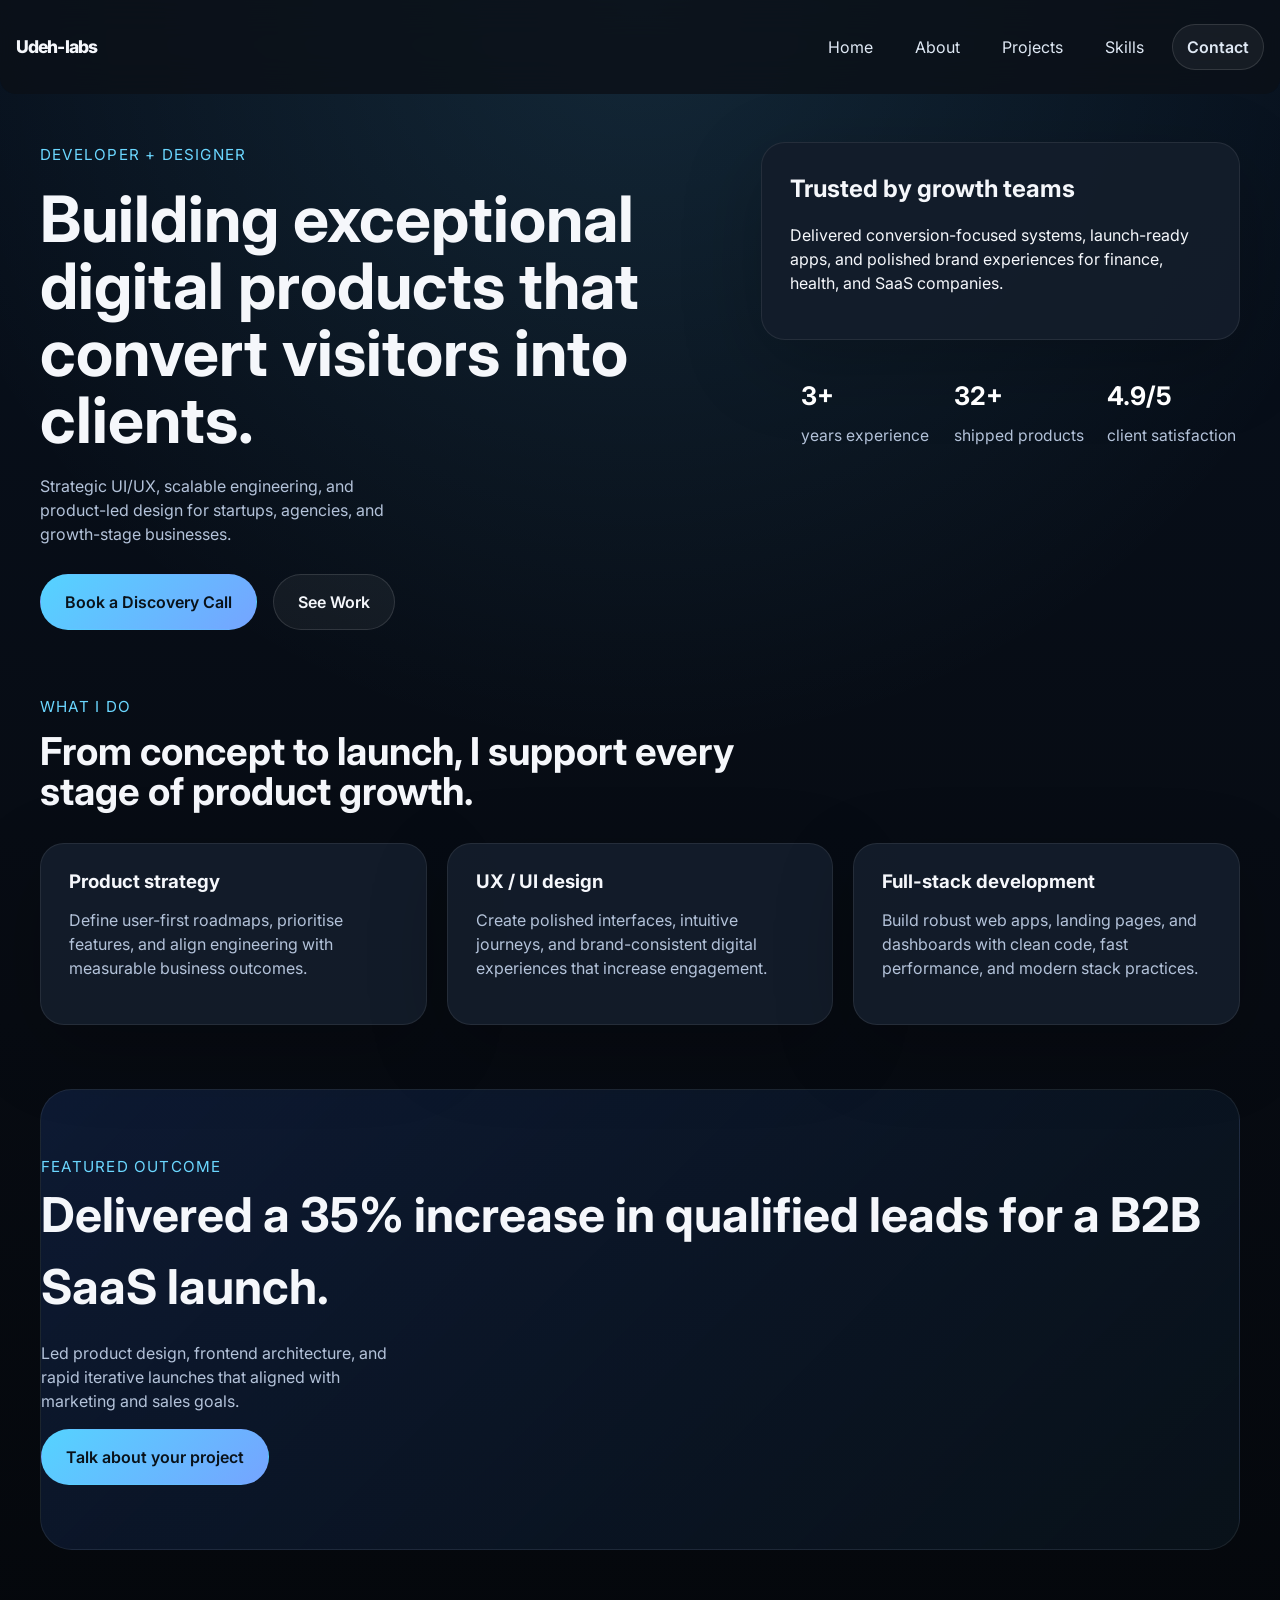
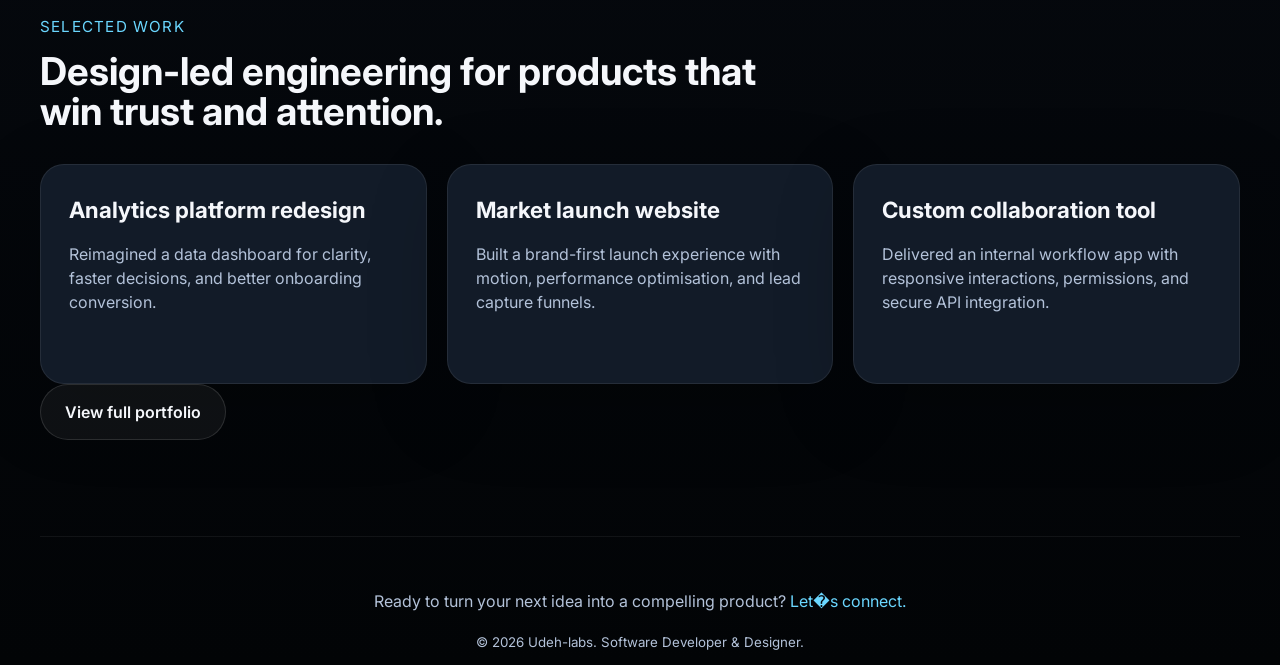
<file: index.html>
﻿<!DOCTYPE html>
<html lang="en">
<head>
  <meta charset="UTF-8" />
  <meta name="viewport" content="width=device-width, initial-scale=1.0" />
  <title>Senior Software Developer & Designer | Portfolio</title>
  <meta name="description" content="High-performance product design and software development for scaling companies. Senior developer/designer focused on launching digital products and converting visitors to clients." />
  <link rel="preconnect" href="https://fonts.googleapis.com" />
  <link rel="preconnect" href="https://fonts.gstatic.com" crossorigin />
  <link href="https://fonts.googleapis.com/css2?family=Inter:wght@400;500;600;700;800&display=swap" rel="stylesheet" />
  <link rel="stylesheet" href="css/main.css" />
</head>
<body>
  
    <header class="site-header">
      <a class="brand" href="index.html">Udeh-labs</a>
      <button class="nav-toggle" aria-label="Toggle navigation">Menu</button>
      <nav class="site-nav">
        <a href="index.html">Home</a>
        <a href="about.html">About</a>
        <a href="projects.html">Projects</a>
        <a href="skills.html">Skills</a>
        <a href="contact.html" class="button button-secondary">Contact</a>
      </nav>
    </header>
<div class="site-shell">
    <main>
      <section class="hero section-hero">
        <div class="hero-copy">
          <span class="eyebrow">Developer + Designer</span>
          <h1>Building exceptional digital products that convert visitors into clients.</h1>
          <p>Strategic UI/UX, scalable engineering, and product-led design for startups, agencies, and growth-stage businesses.</p>
          <div class="hero-actions">
            <a class="button button-primary" href="contact.html">Book a Discovery Call</a>
            <a class="button button-secondary" href="projects.html">See Work</a>
          </div>
        </div>
        <div class="hero-panel">
          <div class="panel-card">
            <h2>Trusted by growth teams</h2>
            <p>Delivered conversion-focused systems, launch-ready apps, and polished brand experiences for finance, health, and SaaS companies.</p>
          </div>
          <ul class="metrics-list">
            <li><strong>3+</strong> years experience</li>
            <li><strong>32+</strong> shipped products</li>
            <li><strong>4.9/5</strong> client satisfaction</li>
          </ul>
        </div>
      </section>

      <section class="section services" id="services">
        <div class="section-heading">
          <span class="eyebrow">What I do</span>
          <h2>From concept to launch, I support every stage of product growth.</h2>
        </div>
        <div class="grid grid-3">
          <article class="service-card">
            <h3>Product strategy</h3>
            <p>Define user-first roadmaps, prioritise features, and align engineering with measurable business outcomes.</p>
          </article>
          <article class="service-card">
            <h3>UX / UI design</h3>
            <p>Create polished interfaces, intuitive journeys, and brand-consistent digital experiences that increase engagement.</p>
          </article>
          <article class="service-card">
            <h3>Full-stack development</h3>
            <p>Build robust web apps, landing pages, and dashboards with clean code, fast performance, and modern stack practices.</p>
          </article>
        </div>
      </section>

      <section class="section highlight">
        <div class="highlight-copy">
          <span class="eyebrow">Featured outcome</span>
          <h2>Delivered a 35% increase in qualified leads for a B2B SaaS launch.</h2>
          <p>Led product design, frontend architecture, and rapid iterative launches that aligned with marketing and sales goals.</p>
          <a class="button button-primary" href="contact.html">Talk about your project</a>
        </div>
      </section>

      <section class="section projects-preview">
        <div class="section-heading">
          <span class="eyebrow">Selected work</span>
          <h2>Design-led engineering for products that win trust and attention.</h2>
        </div>
        <div class="grid grid-3">
          <article class="project-card">
            <h3>Analytics platform redesign</h3>
            <p>Reimagined a data dashboard for clarity, faster decisions, and better onboarding conversion.</p>
          </article>
          <article class="project-card">
            <h3>Market launch website</h3>
            <p>Built a brand-first launch experience with motion, performance optimisation, and lead capture funnels.</p>
          </article>
          <article class="project-card">
            <h3>Custom collaboration tool</h3>
            <p>Delivered an internal workflow app with responsive interactions, permissions, and secure API integration.</p>
          </article>
        </div>
        <a class="button button-secondary" href="projects.html">View full portfolio</a>
      </section>
    </main>

    <footer class="site-footer">
      <p>Ready to turn your next idea into a compelling product? <a href="contact.html">Let�s connect.</a></p>
      <small>&copy; 2026 Udeh-labs. Software Developer & Designer.</small>
    </footer>
  </div>
  <script src="js/script.js"></script>
</body>
</html>
</file>
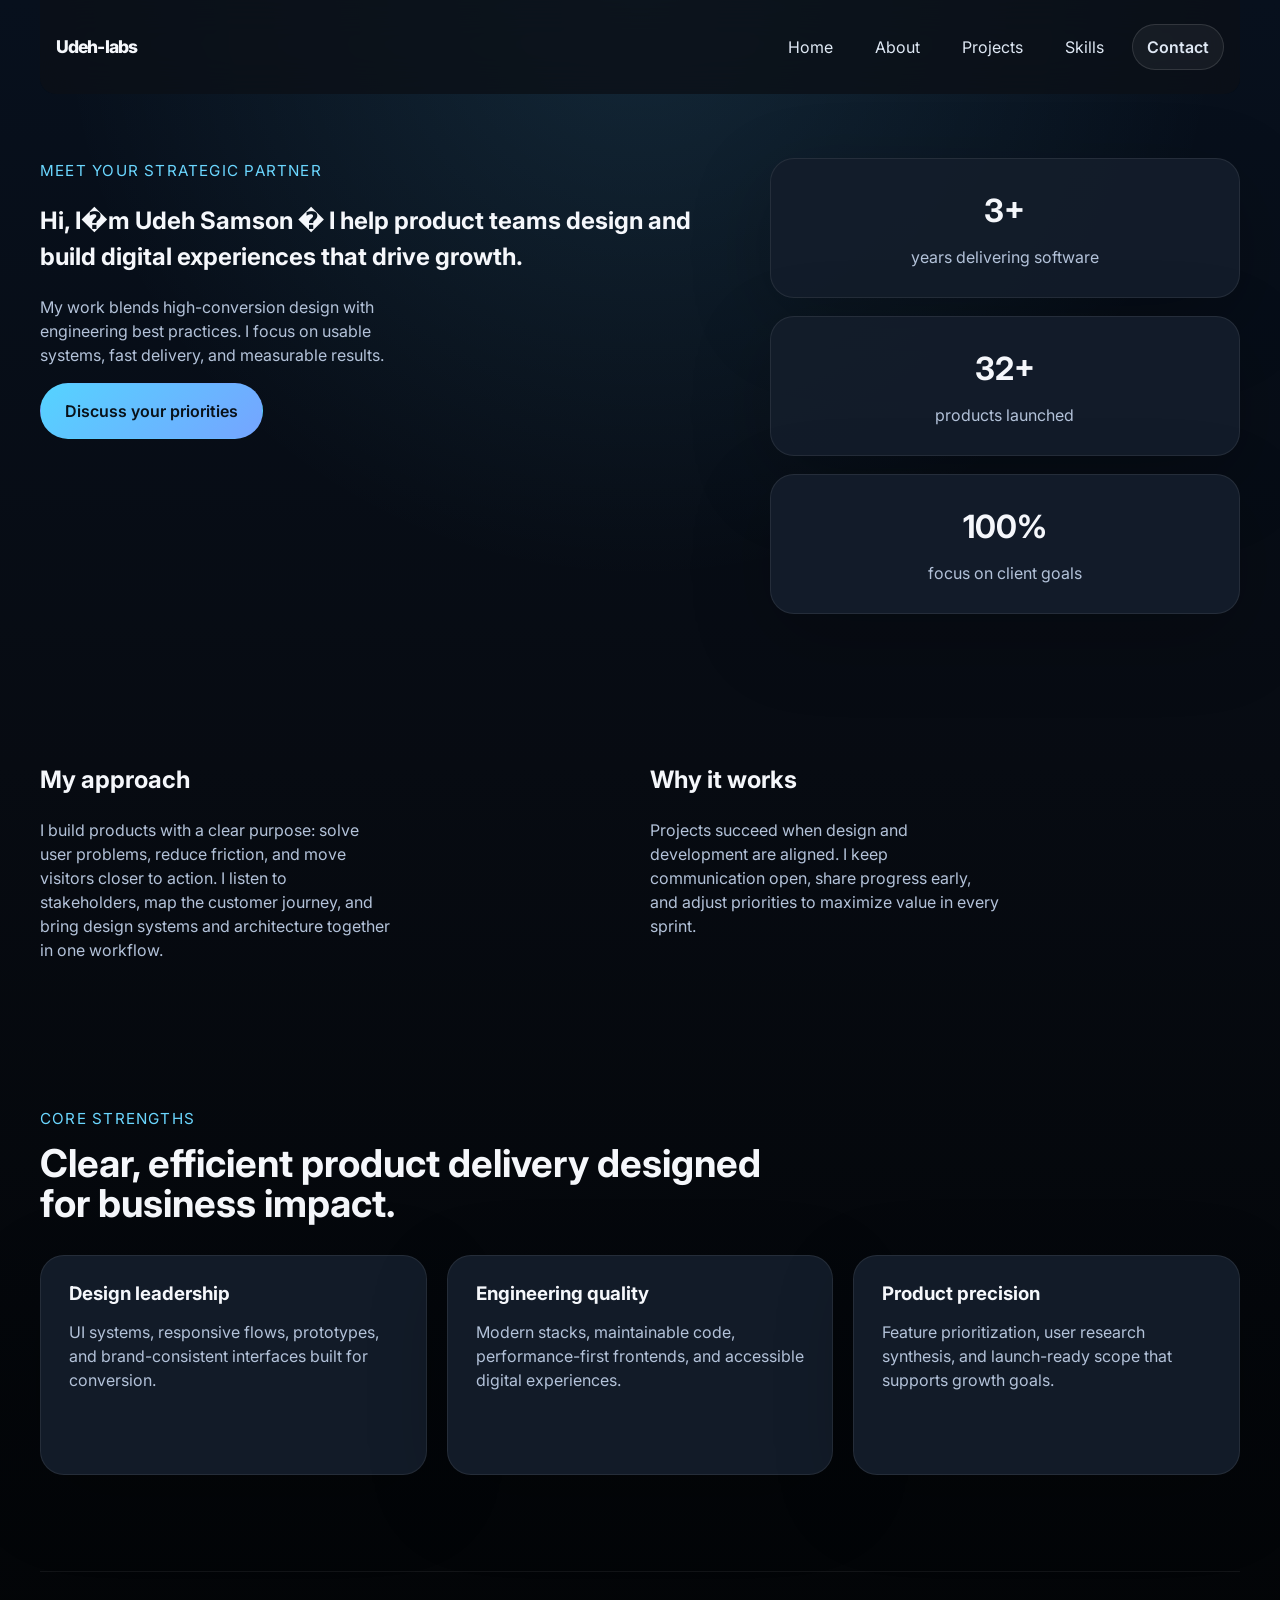
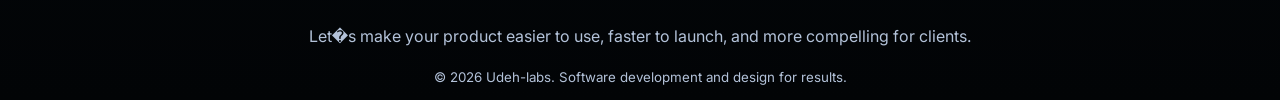
<file: about.html>
<!DOCTYPE html>
<html lang="en">
<head>
  <meta charset="UTF-8" />
  <meta name="viewport" content="width=device-width, initial-scale=1.0" />
  <title>About | Senior Software Developer & Designer</title>
  <meta name="description" content="About Udeh-labs, a senior software developer and designer who builds scalable web products and customer-focused digital experiences." />
  <link rel="preconnect" href="https://fonts.googleapis.com" />
  <link rel="preconnect" href="https://fonts.gstatic.com" crossorigin />
  <link href="https://fonts.googleapis.com/css2?family=Inter:wght@400;500;600;700;800&display=swap" rel="stylesheet" />
  <link rel="stylesheet" href="css/main.css" />
</head>
<body>
  <div class="site-shell">
    <header class="site-header">
      <a class="brand" href="index.html">Udeh-labs</a>
      <button class="nav-toggle" aria-label="Toggle navigation">Menu</button>
      <nav class="site-nav">
        <a href="index.html">Home</a>
        <a href="about.html">About</a>
        <a href="projects.html">Projects</a>
        <a href="skills.html">Skills</a>
        <a href="contact.html" class="button button-secondary">Contact</a>
      </nav>
    </header>

    <main>
      <section class="section about-hero">
        <div>
          <span class="eyebrow">Meet your strategic partner</span>
          <h1>Hi, I�m Udeh Samson � I help product teams design and build digital experiences that drive growth.</h1>
          <p>My work blends high-conversion design with engineering best practices. I focus on usable systems, fast delivery, and measurable results.</p>
          <a class="button button-primary" href="contact.html">Discuss your priorities</a>
        </div>
        <div class="about-stats">
          <div>
            <strong>3+</strong>
            <span>years delivering software</span>
          </div>
          <div>
            <strong>32+</strong>
            <span>products launched</span>
          </div>
          <div>
            <strong>100%</strong>
            <span>focus on client goals</span>
          </div>
        </div>
      </section>

      <section class="section narrative">
        <div class="grid grid-2">
          <article>
            <h2>My approach</h2>
            <p>I build products with a clear purpose: solve user problems, reduce friction, and move visitors closer to action. I listen to stakeholders, map the customer journey, and bring design systems and architecture together in one workflow.</p>
          </article>
          <article>
            <h2>Why it works</h2>
            <p>Projects succeed when design and development are aligned. I keep communication open, share progress early, and adjust priorities to maximize value in every sprint.</p>
          </article>
        </div>
      </section>

      <section class="section values">
        <div class="section-heading">
          <span class="eyebrow">Core strengths</span>
          <h2>Clear, efficient product delivery designed for business impact.</h2>
        </div>
        <div class="grid grid-3">
          <article class="value-card">
            <h3>Design leadership</h3>
            <p>UI systems, responsive flows, prototypes, and brand-consistent interfaces built for conversion.</p>
          </article>
          <article class="value-card">
            <h3>Engineering quality</h3>
            <p>Modern stacks, maintainable code, performance-first frontends, and accessible digital experiences.</p>
          </article>
          <article class="value-card">
            <h3>Product precision</h3>
            <p>Feature prioritization, user research synthesis, and launch-ready scope that supports growth goals.</p>
          </article>
        </div>
      </section>
    </main>

    <footer class="site-footer">
      <p>Let�s make your product easier to use, faster to launch, and more compelling for clients.</p>
      <small>&copy; 2026 Udeh-labs. Software development and design for results.</small>
    </footer>
  </div>
  <script src="js/script.js"></script>
</body>
</html>
</file>
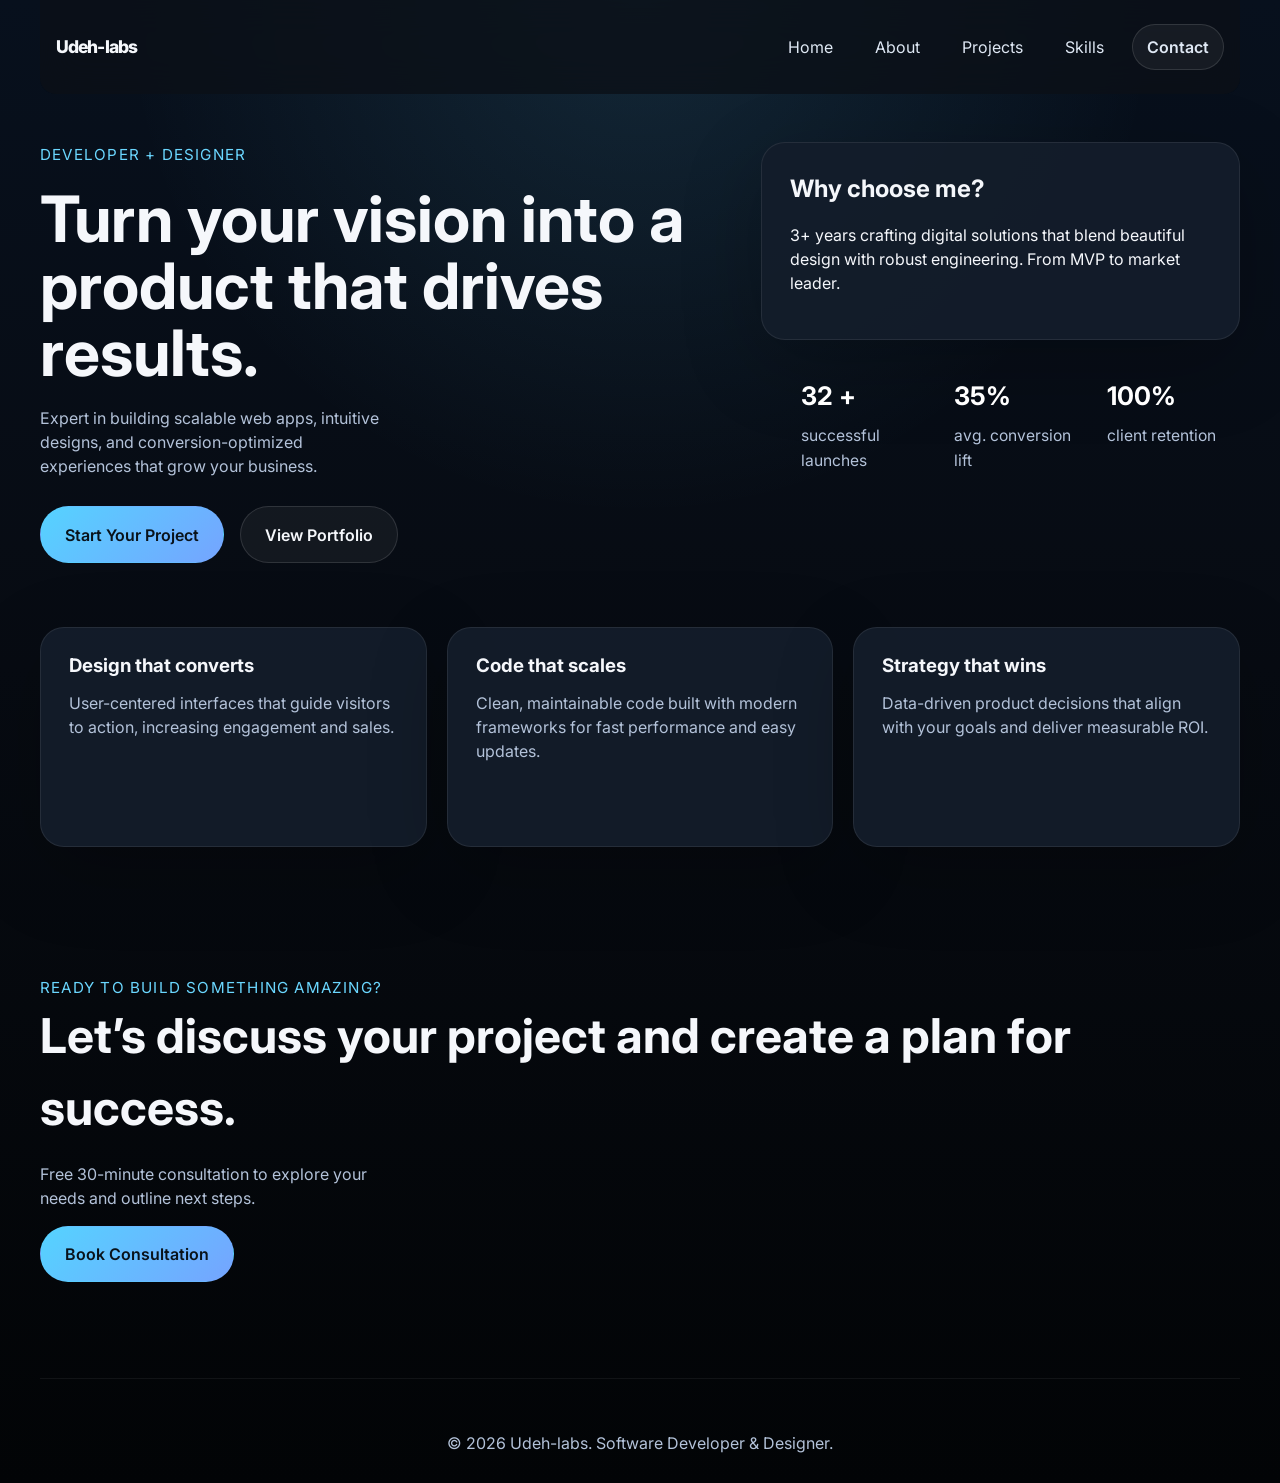
<file: home.html>
<!DOCTYPE html>
<html lang="en">
<head>
  <meta charset="UTF-8" />
  <meta name="viewport" content="width=device-width, initial-scale=1.0" />
  <title>Sans devs | Senior Software Developer & Designer</title>
  <meta name="description" content="Transform your ideas into high-converting digital products. Senior developer/designer specializing in UI/UX, full-stack development, and product strategy for startups and businesses." />
  <link rel="preconnect" href="https://fonts.googleapis.com" />
  <link rel="preconnect" href="https://fonts.gstatic.com" crossorigin />
  <link href="https://fonts.googleapis.com/css2?family=Inter:wght@400;500;600;700;800&display=swap" rel="stylesheet" />
  <link rel="stylesheet" href="css/main.css" />
</head>
<body>
  <div class="site-shell">
    <header class="site-header">
      <a class="brand" href="home.html">Udeh-labs</a>
      <nav class="site-nav">
        <a href="home.html">Home</a>
        <a href="about.html">About</a>
        <a href="projects.html">Projects</a>
        <a href="skills.html">Skills</a>
        <a href="contact.html" class="button button-secondary">Contact</a>
      </nav>
    </header>

    <main>
      <section class="hero section-hero">
        <div class="hero-copy">
          <span class="eyebrow">Developer + Designer</span>
          <h1>Turn your vision into a product that drives results.</h1>
          <p>Expert in building scalable web apps, intuitive designs, and conversion-optimized experiences that grow your business.</p>
          <div class="hero-actions">
            <a class="button button-primary" href="contact.html">Start Your Project</a>
            <a class="button button-secondary" href="projects.html">View Portfolio</a>
          </div>
        </div>
        <div class="hero-panel">
          <div class="panel-card">
            <h2>Why choose me?</h2>
            <p>3+ years crafting digital solutions that blend beautiful design with robust engineering. From MVP to market leader.</p>
          </div>
          <ul class="metrics-list">
            <li><strong>32  +</strong> successful launches</li>
            <li><strong>35%</strong> avg. conversion lift</li>
            <li><strong>100%</strong> client retention</li>
          </ul>
        </div>
      </section>

      <section class="section value-prop">
        <div class="grid grid-3">
          <article class="value-card">
            <h3>Design that converts</h3>
            <p>User-centered interfaces that guide visitors to action, increasing engagement and sales.</p>
          </article>
          <article class="value-card">
            <h3>Code that scales</h3>
            <p>Clean, maintainable code built with modern frameworks for fast performance and easy updates.</p>
          </article>
          <article class="value-card">
            <h3>Strategy that wins</h3>
            <p>Data-driven product decisions that align with your goals and deliver measurable ROI.</p>
          </article>
        </div>
      </section>

      <section class="section cta-section">
        <div class="highlight-copy">
          <span class="eyebrow">Ready to build something amazing?</span>
          <h2>Let’s discuss your project and create a plan for success.</h2>
          <p>Free 30-minute consultation to explore your needs and outline next steps.</p>
          <a class="button button-primary" href="contact.html">Book Consultation</a>
        </div>
      </section>
    </main>

    <footer class="site-footer">
      <p>© 2026 Udeh-labs. Software Developer & Designer.</p>
    </footer>
  </div>
  <script src="js/script.js"></script>
</body>
</html>
</file>
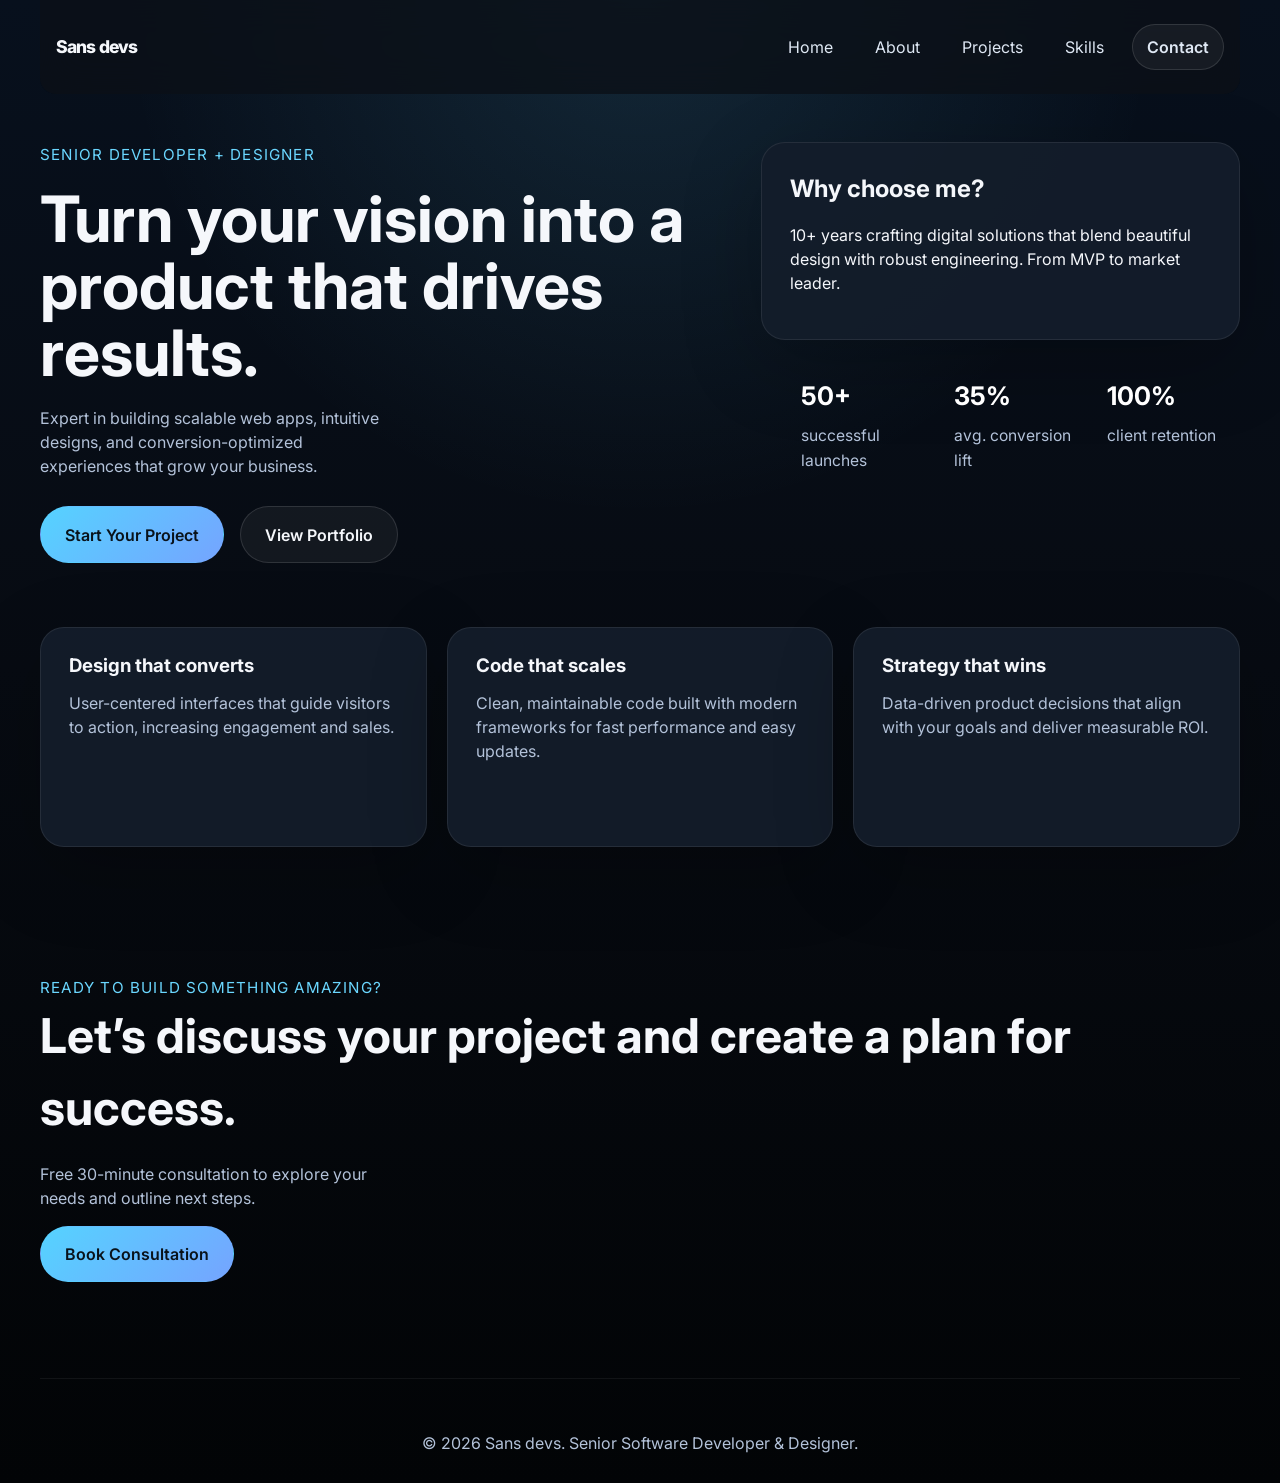
<file: landing.html>
<!DOCTYPE html>
<html lang="en">
<head>
  <meta charset="UTF-8" />
  <meta name="viewport" content="width=device-width, initial-scale=1.0" />
  <title>Sans devs | Senior Software Developer & Designer</title>
  <meta name="description" content="Transform your ideas into high-converting digital products. Senior developer/designer specializing in UI/UX, full-stack development, and product strategy for startups and businesses." />
  <link rel="preconnect" href="https://fonts.googleapis.com" />
  <link rel="preconnect" href="https://fonts.gstatic.com" crossorigin />
  <link href="https://fonts.googleapis.com/css2?family=Inter:wght@400;500;600;700;800&display=swap" rel="stylesheet" />
  <link rel="stylesheet" href="css/main.css" />
</head>
<body>
  <div class="site-shell">
    <header class="site-header">
      <a class="brand" href="home.html">Sans devs</a>
      <nav class="site-nav">
        <a href="home.html">Home</a>
        <a href="about.html">About</a>
        <a href="projects.html">Projects</a>
        <a href="skills.html">Skills</a>
        <a href="contact.html" class="button button-secondary">Contact</a>
      </nav>
    </header>

    <main>
      <section class="hero section-hero">
        <div class="hero-copy">
          <span class="eyebrow">Senior Developer + Designer</span>
          <h1>Turn your vision into a product that drives results.</h1>
          <p>Expert in building scalable web apps, intuitive designs, and conversion-optimized experiences that grow your business.</p>
          <div class="hero-actions">
            <a class="button button-primary" href="contact.html">Start Your Project</a>
            <a class="button button-secondary" href="projects.html">View Portfolio</a>
          </div>
        </div>
        <div class="hero-panel">
          <div class="panel-card">
            <h2>Why choose me?</h2>
            <p>10+ years crafting digital solutions that blend beautiful design with robust engineering. From MVP to market leader.</p>
          </div>
          <ul class="metrics-list">
            <li><strong>50+</strong> successful launches</li>
            <li><strong>35%</strong> avg. conversion lift</li>
            <li><strong>100%</strong> client retention</li>
          </ul>
        </div>
      </section>

      <section class="section value-prop">
        <div class="grid grid-3">
          <article class="value-card">
            <h3>Design that converts</h3>
            <p>User-centered interfaces that guide visitors to action, increasing engagement and sales.</p>
          </article>
          <article class="value-card">
            <h3>Code that scales</h3>
            <p>Clean, maintainable code built with modern frameworks for fast performance and easy updates.</p>
          </article>
          <article class="value-card">
            <h3>Strategy that wins</h3>
            <p>Data-driven product decisions that align with your goals and deliver measurable ROI.</p>
          </article>
        </div>
      </section>

      <section class="section cta-section">
        <div class="highlight-copy">
          <span class="eyebrow">Ready to build something amazing?</span>
          <h2>Let’s discuss your project and create a plan for success.</h2>
          <p>Free 30-minute consultation to explore your needs and outline next steps.</p>
          <a class="button button-primary" href="contact.html">Book Consultation</a>
        </div>
      </section>
    </main>

    <footer class="site-footer">
      <p>© 2026 Sans devs. Senior Software Developer & Designer.</p>
    </footer>
  </div>
  <script src="js/script.js"></script>
</body>
</html>
</file>
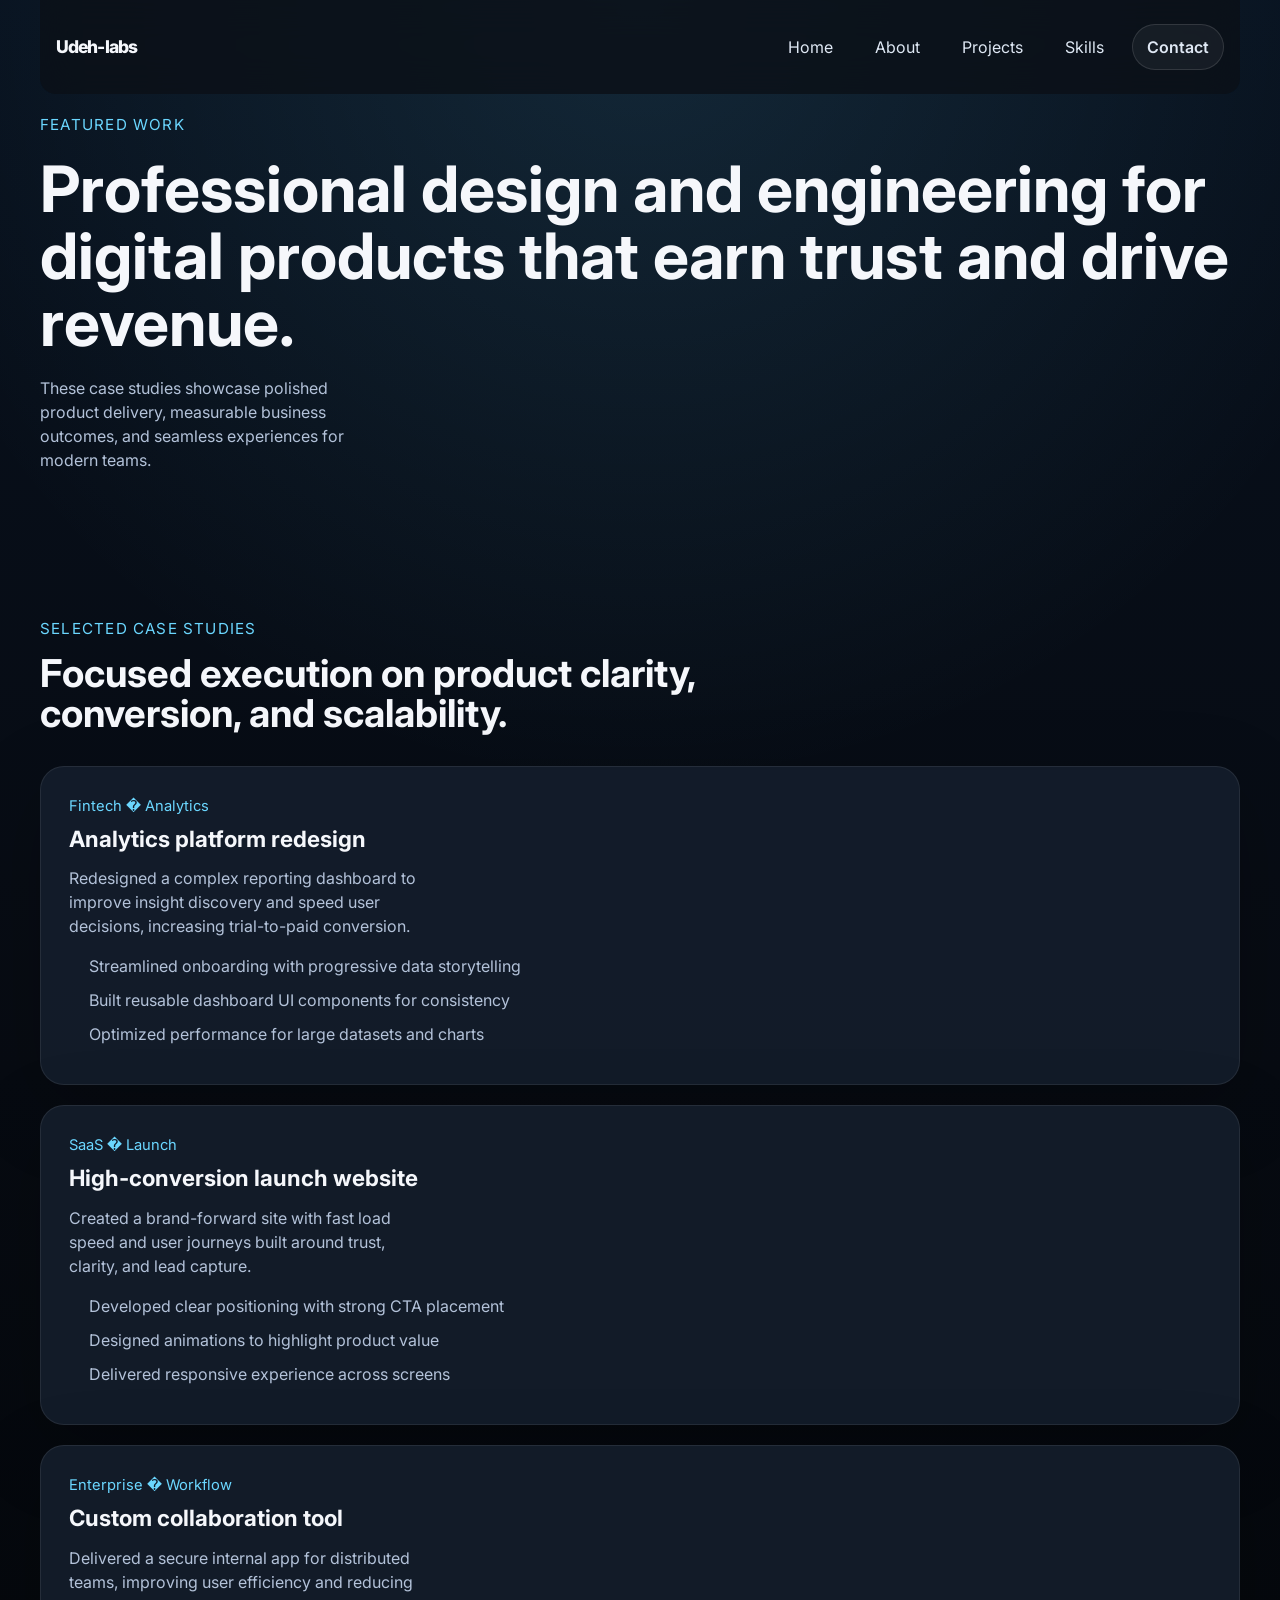
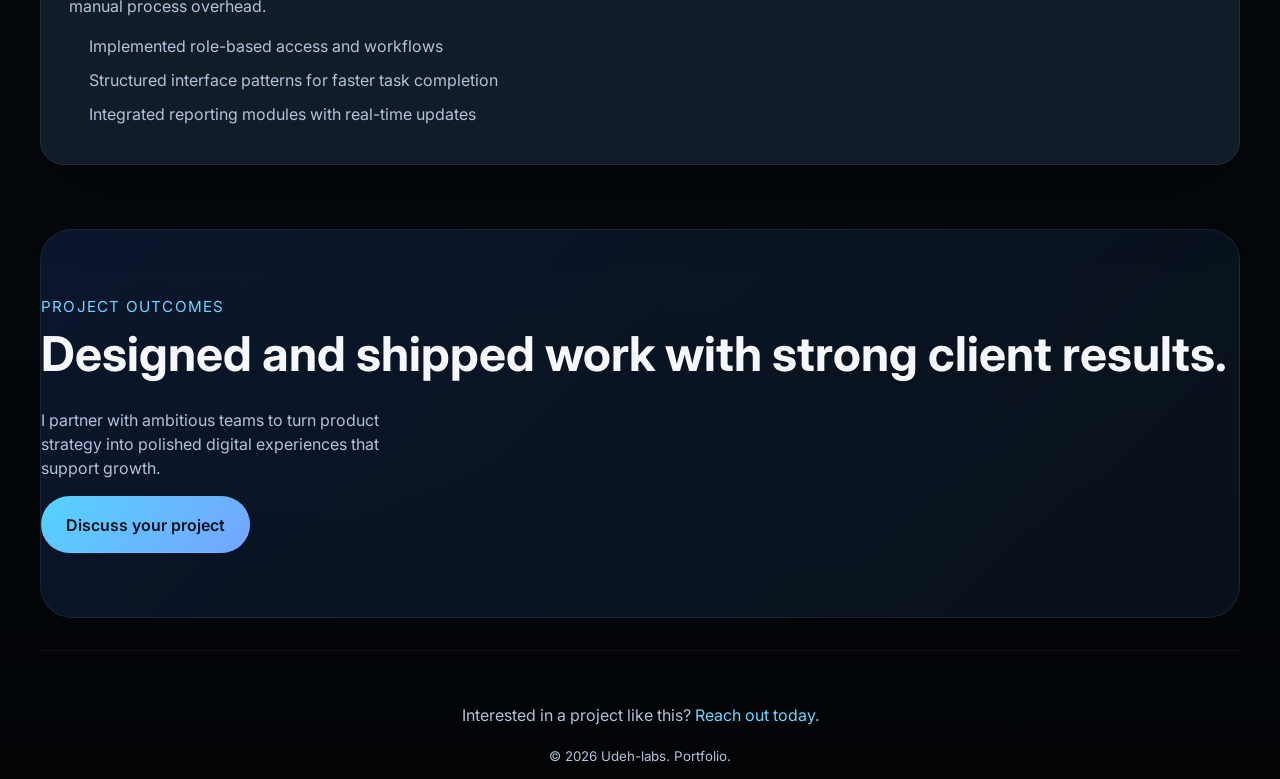
<file: projects.html>
<!DOCTYPE html>
<html lang="en">
<head>
  <meta charset="UTF-8" />
  <meta name="viewport" content="width=device-width, initial-scale=1.0" />
  <title>Projects | Portfolio</title>
  <meta name="description" content="Featured projects from a senior software developer and designer, including product launches, dashboards, and conversion-driven experiences." />
  <link rel="preconnect" href="https://fonts.googleapis.com" />
  <link rel="preconnect" href="https://fonts.gstatic.com" crossorigin />
  <link href="https://fonts.googleapis.com/css2?family=Inter:wght@400;500;600;700;800&display=swap" rel="stylesheet" />
  <link rel="stylesheet" href="css/main.css" />
</head>
<body>
  <div class="site-shell">
    <header class="site-header">
      <a class="brand" href="index.html">Udeh-labs</a>
      <button class="nav-toggle" aria-label="Toggle navigation">Menu</button>
      <nav class="site-nav">
        <a href="index.html">Home</a>
        <a href="about.html">About</a>
        <a href="projects.html">Projects</a>
        <a href="skills.html">Skills</a>
        <a href="contact.html" class="button button-secondary">Contact</a>
      </nav>
    </header>

    <main>
      <section class="section page-hero">
        <div>
          <span class="eyebrow">Featured work</span>
          <h1>Professional design and engineering for digital products that earn trust and drive revenue.</h1>
          <p>These case studies showcase polished product delivery, measurable business outcomes, and seamless experiences for modern teams.</p>
        </div>
      </section>

      <section class="section">
        <div class="section-heading">
          <span class="eyebrow">Selected case studies</span>
          <h2>Focused execution on product clarity, conversion, and scalability.</h2>
        </div>
        <div class="project-list">
          <article class="project-case">
            <div class="case-meta">
              <span>Fintech � Analytics</span>
              <h2>Analytics platform redesign</h2>
            </div>
            <p>Redesigned a complex reporting dashboard to improve insight discovery and speed user decisions, increasing trial-to-paid conversion.</p>
            <ul>
              <li>Streamlined onboarding with progressive data storytelling</li>
              <li>Built reusable dashboard UI components for consistency</li>
              <li>Optimized performance for large datasets and charts</li>
            </ul>
          </article>

          <article class="project-case">
            <div class="case-meta">
              <span>SaaS � Launch</span>
              <h2>High-conversion launch website</h2>
            </div>
            <p>Created a brand-forward site with fast load speed and user journeys built around trust, clarity, and lead capture.</p>
            <ul>
              <li>Developed clear positioning with strong CTA placement</li>
              <li>Designed animations to highlight product value</li>
              <li>Delivered responsive experience across screens</li>
            </ul>
          </article>

          <article class="project-case">
            <div class="case-meta">
              <span>Enterprise � Workflow</span>
              <h2>Custom collaboration tool</h2>
            </div>
            <p>Delivered a secure internal app for distributed teams, improving user efficiency and reducing manual process overhead.</p>
            <ul>
              <li>Implemented role-based access and workflows</li>
              <li>Structured interface patterns for faster task completion</li>
              <li>Integrated reporting modules with real-time updates</li>
            </ul>
          </article>
        </div>
      </section>

      <section class="section highlight">
        <div class="highlight-copy">
          <span class="eyebrow">Project outcomes</span>
          <h2>Designed and shipped work with strong client results.</h2>
          <p>I partner with ambitious teams to turn product strategy into polished digital experiences that support growth.</p>
          <a class="button button-primary" href="contact.html">Discuss your project</a>
        </div>
      </section>
    </main>

    <footer class="site-footer">
      <p>Interested in a project like this? <a href="contact.html">Reach out today.</a></p>
      <small>&copy; 2026 Udeh-labs. Portfolio.</small>
    </footer>
  </div>
  <script src="js/script.js"></script>
</body>
</html>
</file>
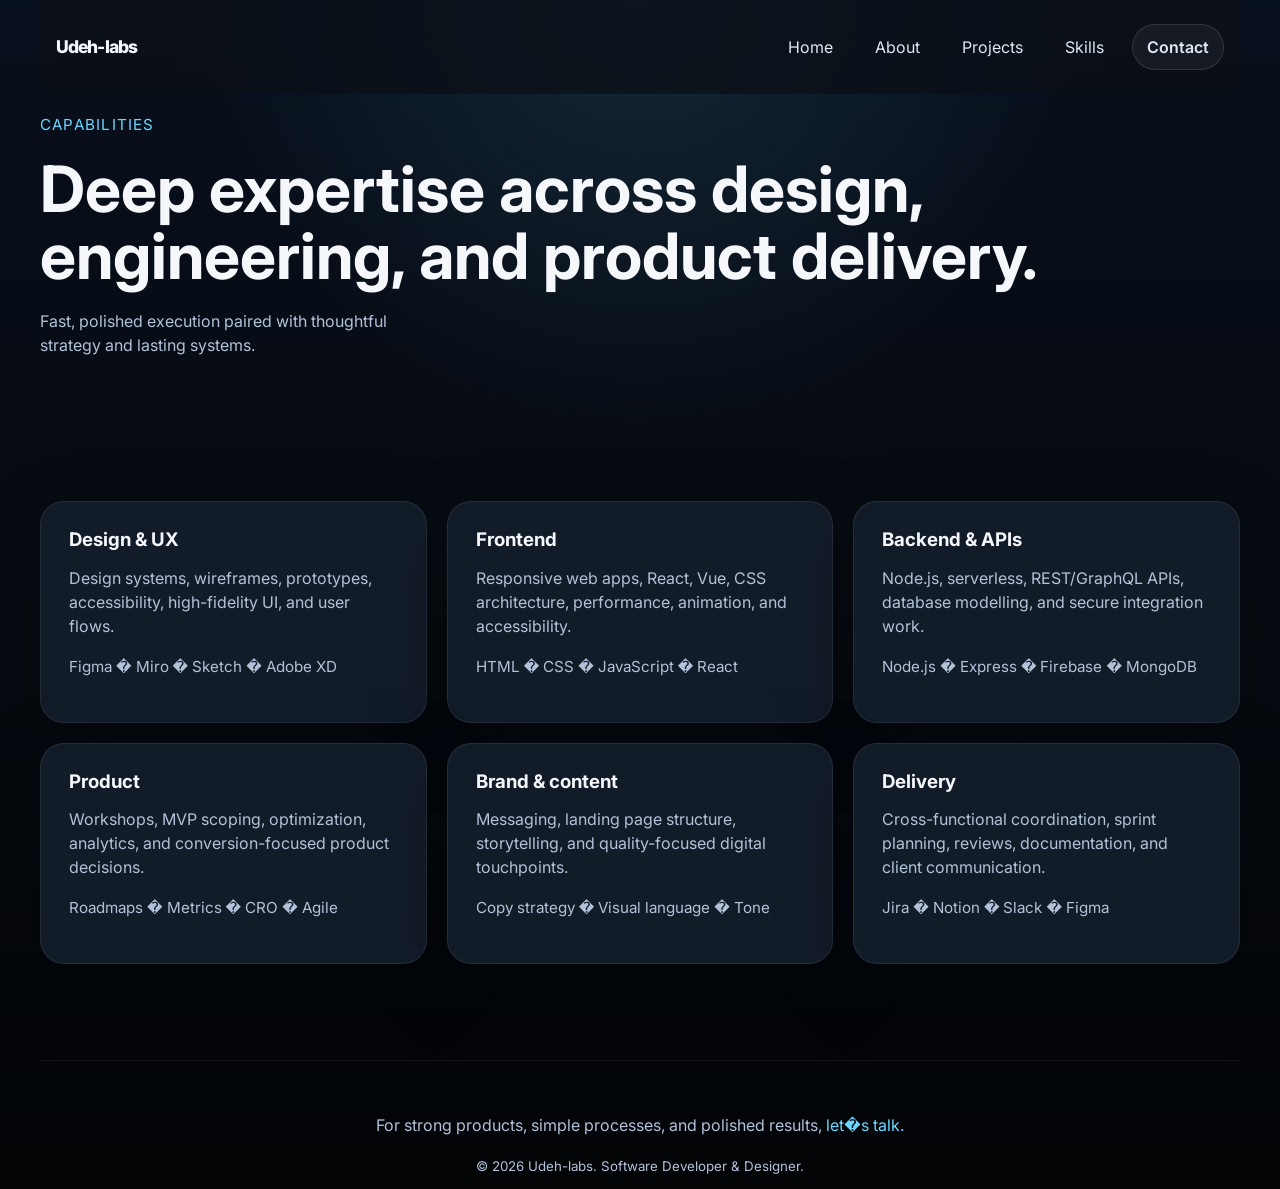
<file: skills.html>
<!DOCTYPE html>
<html lang="en">
<head>
  <meta charset="UTF-8" />
  <meta name="viewport" content="width=device-width, initial-scale=1.0" />
  <title>Skills | Senior Software Developer & Designer</title>
  <meta name="description" content="Skills and tools for software development, design systems, product strategy, frontend engineering, and user experience." />
  <link rel="preconnect" href="https://fonts.googleapis.com" />
  <link rel="preconnect" href="https://fonts.gstatic.com" crossorigin />
  <link href="https://fonts.googleapis.com/css2?family=Inter:wght@400;500;600;700;800&display=swap" rel="stylesheet" />
  <link rel="stylesheet" href="css/main.css" />
</head>
<body>
  <div class="site-shell">
    <header class="site-header">
      <a class="brand" href="index.html">Udeh-labs</a>
      <button class="nav-toggle" aria-label="Toggle navigation">Menu</button>
      <nav class="site-nav">
        <a href="index.html">Home</a>
        <a href="about.html">About</a>
        <a href="projects.html">Projects</a>
        <a href="skills.html">Skills</a>
        <a href="contact.html" class="button button-secondary">Contact</a>
      </nav>
    </header>

    <main>
      <section class="section page-hero">
        <div>
          <span class="eyebrow">Capabilities</span>
          <h1>Deep expertise across design, engineering, and product delivery.</h1>
          <p>Fast, polished execution paired with thoughtful strategy and lasting systems.</p>
        </div>
      </section>

      <section class="section skill-grid">
        <div class="grid grid-3">
          <article class="skill-card">
            <h3>Design & UX</h3>
            <p>Design systems, wireframes, prototypes, accessibility, high-fidelity UI, and user flows.</p>
            <p class="skill-list">Figma � Miro � Sketch � Adobe XD</p>
          </article>
          <article class="skill-card">
            <h3>Frontend</h3>
            <p>Responsive web apps, React, Vue, CSS architecture, performance, animation, and accessibility.</p>
            <p class="skill-list">HTML � CSS � JavaScript � React</p>
          </article>
          <article class="skill-card">
            <h3>Backend & APIs</h3>
            <p>Node.js, serverless, REST/GraphQL APIs, database modelling, and secure integration work.</p>
            <p class="skill-list">Node.js � Express � Firebase � MongoDB</p>
          </article>
          <article class="skill-card">
            <h3>Product</h3>
            <p>Workshops, MVP scoping, optimization, analytics, and conversion-focused product decisions.</p>
            <p class="skill-list">Roadmaps � Metrics � CRO � Agile</p>
          </article>
          <article class="skill-card">
            <h3>Brand & content</h3>
            <p>Messaging, landing page structure, storytelling, and quality-focused digital touchpoints.</p>
            <p class="skill-list">Copy strategy � Visual language � Tone</p>
          </article>
          <article class="skill-card">
            <h3>Delivery</h3>
            <p>Cross-functional coordination, sprint planning, reviews, documentation, and client communication.</p>
            <p class="skill-list">Jira � Notion � Slack � Figma</p>
          </article>
        </div>
      </section>
    </main>

    <footer class="site-footer">
      <p>For strong products, simple processes, and polished results, <a href="contact.html">let�s talk.</a></p>
      <small>&copy; 2026 Udeh-labs. Software Developer & Designer.</small>
    </footer>
  </div>
  <script src="js/script.js"></script>
</body>
</html>
</file>
<file: css/main.css>
* {
  box-sizing: border-box;
}

html {
  scroll-behavior: smooth;
}

body {
  margin: 0;
  background: radial-gradient(circle at top, rgba(107, 215, 255, 0.12), transparent 32%), linear-gradient(180deg, #07101d 0%, #070b12 45%, #020406 100%);
}

img,
svg {
  max-width: 100%;
}

a {
  color: inherit;
  text-decoration: none;
}

button,
input,
textarea {
  font: inherit;
}

button {
  cursor: pointer;
}

html {
  font-family: "Inter", system-ui, sans-serif;
  font-size: 16px;
  line-height: 1.5;
  color: #f5f7fb;
  color-scheme: dark;
}

.hero-copy h1,
.page-hero h1,
.section-heading h2,
.project-case h2,
.service-card h3,
.value-card h3,
.skill-card h3 {
  line-height: 1.05;
}

.hero-copy h1,
.page-hero h1 {
  font-size: clamp(2.1rem, 5vw, 4rem);
  margin: 18px 0 20px;
}

.hero-copy p,
.section h2 + p,
.section p,
.project-case p,
.value-card p,
.skill-card p {
  color: #b3c2d9;
  max-width: 35ch;
}

.eyebrow {
  display: inline-flex;
  align-items: center;
  gap: 0.5rem;
  color: #6bd7ff;
  font-size: 0.95rem;
  letter-spacing: 0.08em;
  text-transform: uppercase;
}

.section-heading h2 {
  font-size: clamp(2rem, 3vw, 2.8rem);
  margin: 12px 0 0;
}

.highlight-copy h2 {
  font-size: clamp(2.1rem, 4vw, 3rem);
  margin: 0 0 18px;
}

.project-card h3,
.project-case .case-meta h2 {
  font-size: 1.4rem;
}

.about-stats strong {
  display: block;
  font-size: 2rem;
  margin-bottom: 10px;
}

.skill-list {
  margin-top: 18px;
  color: #6bd7ff;
  font-size: 0.95rem;
}

.site-shell {
  max-width: 1200px;
  margin: 0 auto;
}

.site-header {
  display: flex;
  align-items: center;
  justify-content: space-between;
  gap: 16px;
  border-bottom-left-radius: 16px;
  border-bottom-right-radius: 16px;
  padding: 24px 16px;
  top: 0;
  position: sticky;
  z-index: 999999;
  backdrop-filter: blur(18px);
  background: rgba(11, 16, 24, 0.82);
}

.brand {
  font-weight: 800;
  letter-spacing: -0.05em;
  font-size: 1.1rem;
}

.site-nav {
  display: flex;
  flex-wrap: wrap;
  gap: 14px;
  align-items: center;
}

.nav-toggle {
  display: none;
  border: 1px solid rgba(255, 255, 255, 0.08);
  background: rgba(255, 255, 255, 0.04);
  color: #f5f7fb;
  padding: 0.8rem 1rem;
  border-radius: 999px;
}

.site-nav a {
  color: #dfe8f4;
  padding: 10px 14px;
  border-radius: 999px;
  transition: background 180ms ease, color 180ms ease;
}

.site-nav a:hover,
.site-nav a:focus-visible {
  background: rgba(107, 215, 255, 0.13);
  color: #ffffff;
}

@media (max-width: 768px) {
  .nav-toggle {
    display: inline-flex;
  }
  .site-nav {
    position: absolute;
    top: 100%;
    right: 24px;
    background: rgba(11, 16, 24, 0.95);
    border: 1px solid rgba(255, 255, 255, 0.08);
    border-radius: 12px;
    flex-direction: column;
    padding: 16px;
    display: none;
  }
  .site-nav.active {
    display: flex;
  }
}
@media (max-width: 720px) {
  .site-shell {
    padding: 0 18px 36px;
  }
  .site-header {
    flex-wrap: wrap;
    justify-content: space-between;
  }
  .nav-toggle {
    display: inline-flex;
  }
  .site-nav {
    width: 100%;
    display: none;
    flex-direction: column;
    padding-top: 16px;
  }
  .site-nav.open {
    display: flex;
  }
  .hero-copy h1,
  .page-hero h1,
  .highlight-copy h2,
  .section-heading h2 {
    font-size: clamp(2rem, 7vw, 2.5rem);
  }
  .button {
    width: 100%;
  }
}
.metrics-list,
.grid-3,
.grid-2,
.project-list,
.contact-grid {
  display: grid;
  gap: 20px;
}

.metrics-list {
  grid-template-columns: repeat(3, minmax(120px, 1fr));
}

.metrics-list li,
.skills-grid li,
.project-case ul {
  list-style: none;
  color: #b3c2d9;
}

.metrics-list li {
  font-size: 0.98rem;
  line-height: 1.6;
}

.metrics-list strong {
  display: block;
  color: #ffffff;
  font-size: 1.6rem;
  margin-bottom: 6px;
}

.grid-3 {
  grid-template-columns: repeat(3, minmax(0, 1fr));
}

.grid-2 {
  grid-template-columns: repeat(2, minmax(0, 1fr));
}

.section-heading {
  max-width: 760px;
  margin-bottom: 32px;
}

.highlight {
  background: linear-gradient(135deg, rgba(57, 120, 255, 0.14), rgba(9, 18, 26, 0.98));
  border: 1px solid rgba(255, 255, 255, 0.08);
  border-radius: 32px;
  padding: 52px;
}

.contact-form-section {
  padding-top: 0;
}

.contact-grid {
  align-items: start;
}

.contact-form {
  display: grid;
  gap: 18px;
}

.contact-form label {
  display: grid;
  gap: 8px;
  color: #d8e2f2;
}

.contact-form input,
.contact-form textarea {
  width: 100%;
  border: 1px solid rgba(255, 255, 255, 0.08);
  border-radius: 18px;
  background: rgba(255, 255, 255, 0.04);
  color: #f5f7fb;
  padding: 14px 16px;
  min-height: 48px;
}

.contact-form textarea {
  resize: vertical;
}

.contact-details {
  display: grid;
  gap: 20px;
  margin-top: 30px;
}

.contact-details strong {
  display: block;
  margin-bottom: 6px;
}

.form-status {
  color: #6bd7ff;
  min-height: 1.25rem;
}

.section {
  padding: 64px 0;
}

.section-hero,
.page-hero {
  display: grid;
  gap: 30px;
  align-items: start;
  padding-top: 48px;
}

.section-hero {
  margin-left: 0;
  grid-template-columns: minmax(0, 1.3fr) minmax(310px, 0.9fr);
}

.hero-actions {
  display: flex;
  flex-wrap: wrap;
  gap: 16px;
  margin-top: 28px;
}

.hero-panel {
  display: grid;
  gap: 20px;
}

.about-hero {
  display: grid;
  gap: 24px;
  grid-template-columns: minmax(0, 1.2fr) minmax(240px, 0.8fr);
}

.about-stats {
  display: grid;
  gap: 18px;
}

.about-stats > div {
  text-align: center;
}

.about-stats span {
  display: block;
  color: #b3c2d9;
}

.narrative p {
  margin-top: 12px;
}

.page-hero {
  padding-top: 18px;
}

.card {
  background-color: rgba(19, 29, 43, 0.95);
  border-radius: 12px;
  box-shadow: 0 4px 12px rgba(0, 0, 0, 0.1);
  overflow: hidden;
  transition: transform 180ms ease, box-shadow 180ms ease;
}
.card:hover, .card:focus-within {
  transform: translateY(-4px);
  box-shadow: 0 8px 24px rgba(0, 0, 0, 0.15);
}
.card .card-image {
  width: 100%;
  height: auto;
  display: block;
  object-fit: cover;
  aspect-ratio: 16/9;
}
.card .card-content {
  padding: 16px;
}
.card .card-content .card-title {
  font-size: 1.25rem;
  font-weight: 600;
  color: #f5f7fb;
  margin-bottom: 8px;
}
.card .card-content .card-description {
  font-size: 1rem;
  color: #b3c2d9;
  line-height: 1.5;
}

.panel-card,
.service-card,
.project-card,
.value-card,
.skill-card,
.project-case,
.contact-form,
.contact-details > div,
.about-stats > div {
  background: rgba(19, 29, 43, 0.95);
  border: 1px solid rgba(255, 255, 255, 0.08);
  box-shadow: 0 24px 80px rgba(0, 0, 0, 0.22);
  border-radius: 24px;
  padding: 28px;
}

.panel-card h2,
.service-card h3,
.project-card h3,
.value-card h3,
.skill-card h3,
.project-case h2 {
  margin: 0 0 14px;
}

@media (max-width: 900px) {
  .section-hero,
  .about-hero,
  .grid-3,
  .grid-2,
  .contact-grid {
    grid-template-columns: 1fr;
  }
  .hero-panel,
  .panel-card,
  .service-card,
  .project-card,
  .value-card,
  .skill-card,
  .project-case,
  .contact-form,
  .contact-details > div {
    border-radius: 20px;
  }
}
.project-card,
.project-case,
.value-card,
.skill-card {
  min-height: 220px;
}

.project-case ul {
  margin: 16px 0 0;
  padding-left: 20px;
}

.project-case ul li {
  margin-bottom: 10px;
}

.project-case .case-meta span {
  display: block;
  color: #6bd7ff;
  font-size: 0.92rem;
  margin-bottom: 10px;
}

.button {
  display: inline-flex;
  align-items: center;
  justify-content: center;
  border: 1px solid transparent;
  border-radius: 999px;
  padding: 0.95rem 1.5rem;
  font-weight: 600;
  transition: transform 160ms ease, background 180ms ease, border-color 180ms ease;
}

.button:hover,
.button:focus-visible {
  transform: translateY(-1px);
}

.button-primary {
  background: linear-gradient(135deg, #55d3ff 0%, #75a4ff 100%);
  color: #09121a;
}

.button-secondary {
  background: rgba(255, 255, 255, 0.05);
  border-color: rgba(255, 255, 255, 0.12);
  color: #f5f7fb;
}

.button-secondary:hover,
.button-secondary:focus-visible {
  background: rgba(255, 255, 255, 0.1);
  border-color: rgba(255, 255, 255, 0.2);
}

.footer {
  text-align: center;
  padding: 24px 0;
  color: #b3c2d9;
  font-size: 0.875rem;
}

.site-footer {
  margin-top: 32px;
  padding: 36px 0 12px;
  text-align: center;
  color: #b3c2d9;
  border-top: 1px solid rgba(255, 255, 255, 0.06);
}

.site-footer a {
  color: #6bd7ff;
}

.site-footer a:hover,
.site-footer a:focus-visible {
  text-decoration: underline;
}

/*# sourceMappingURL=main.css.map */
</file>
